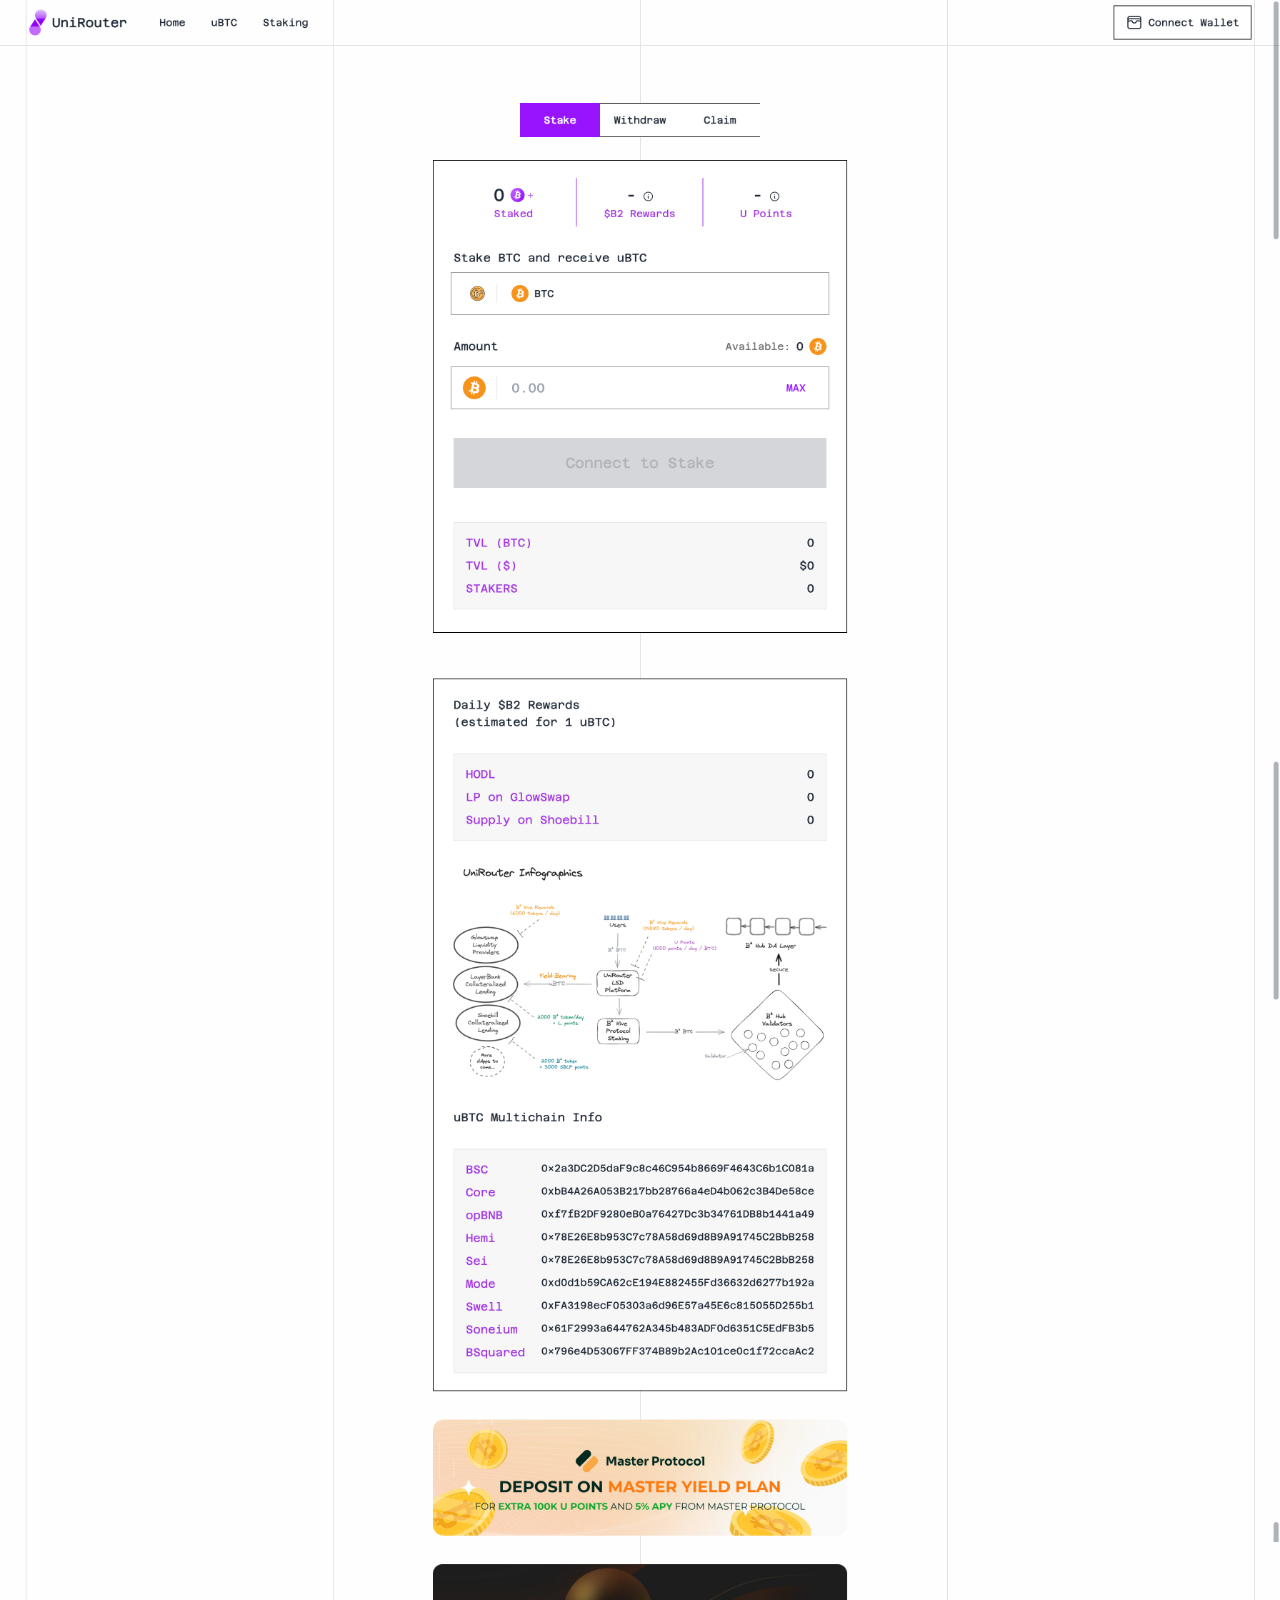
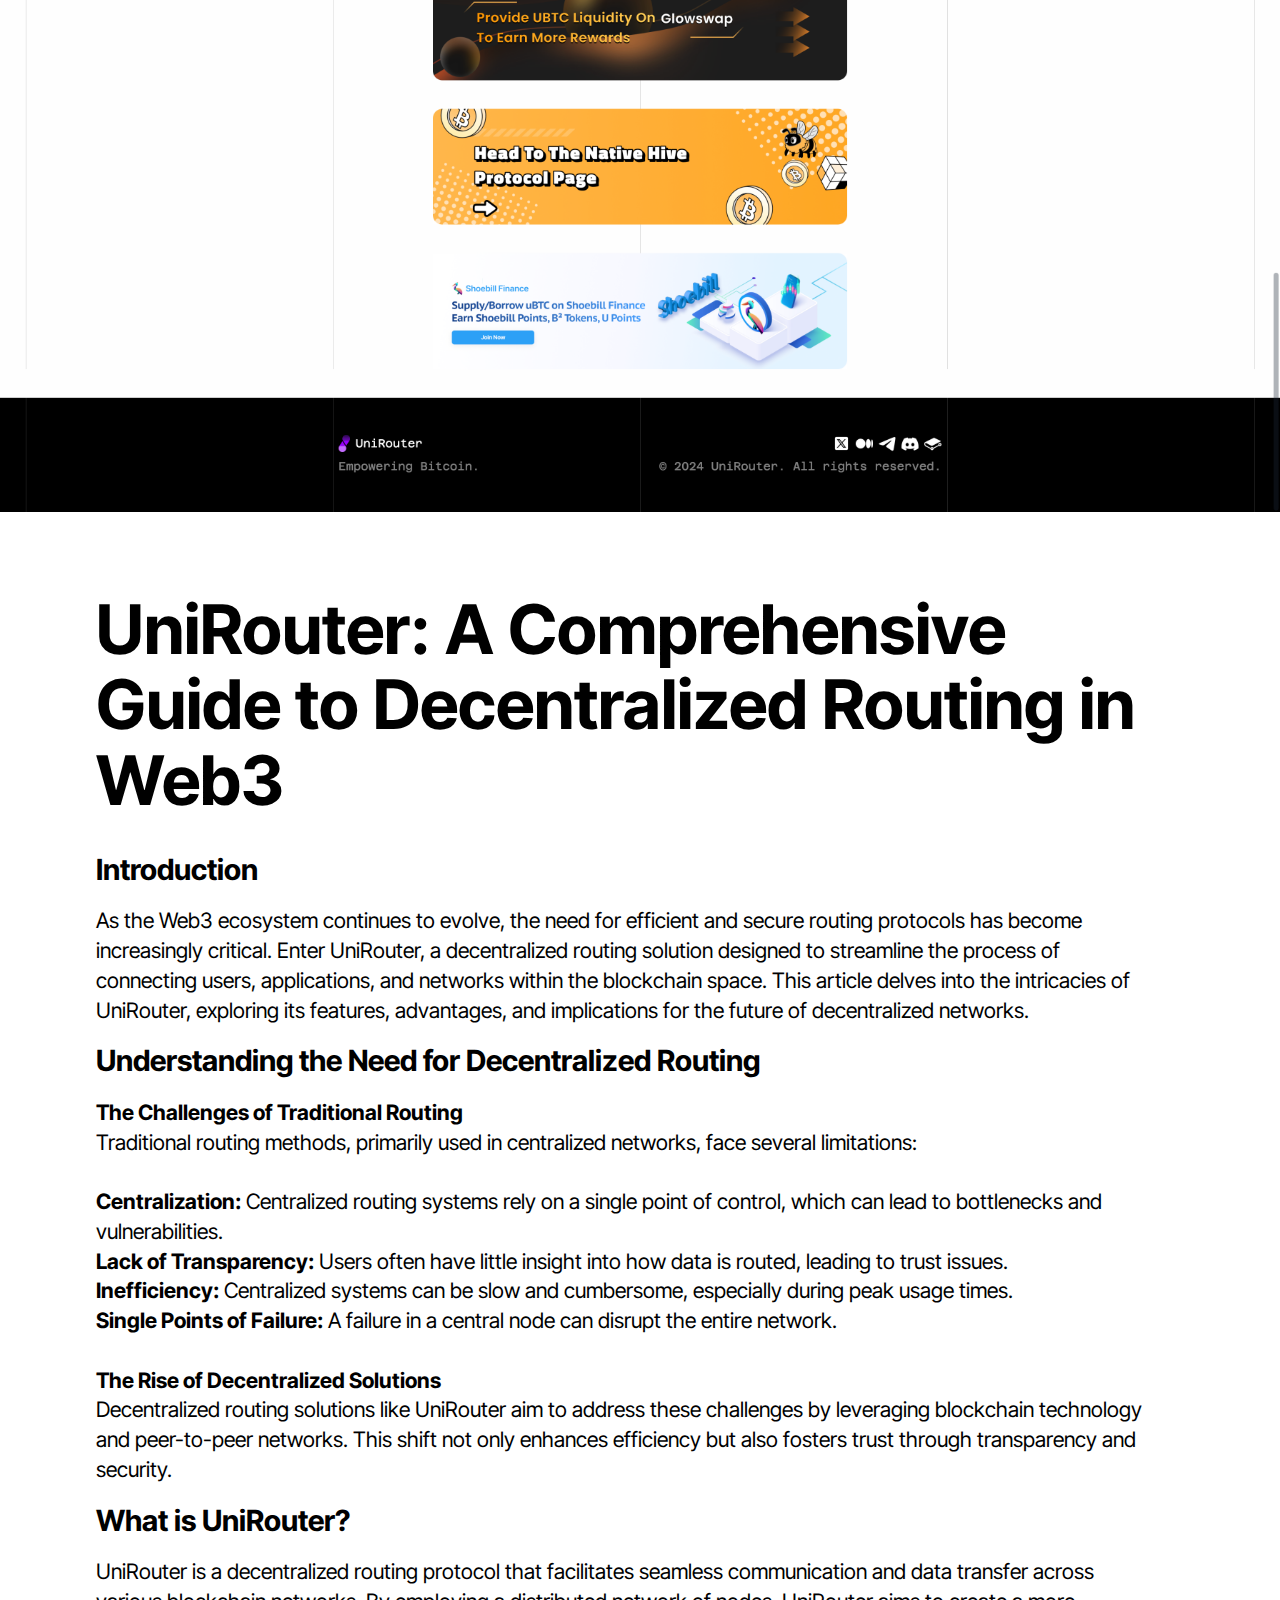
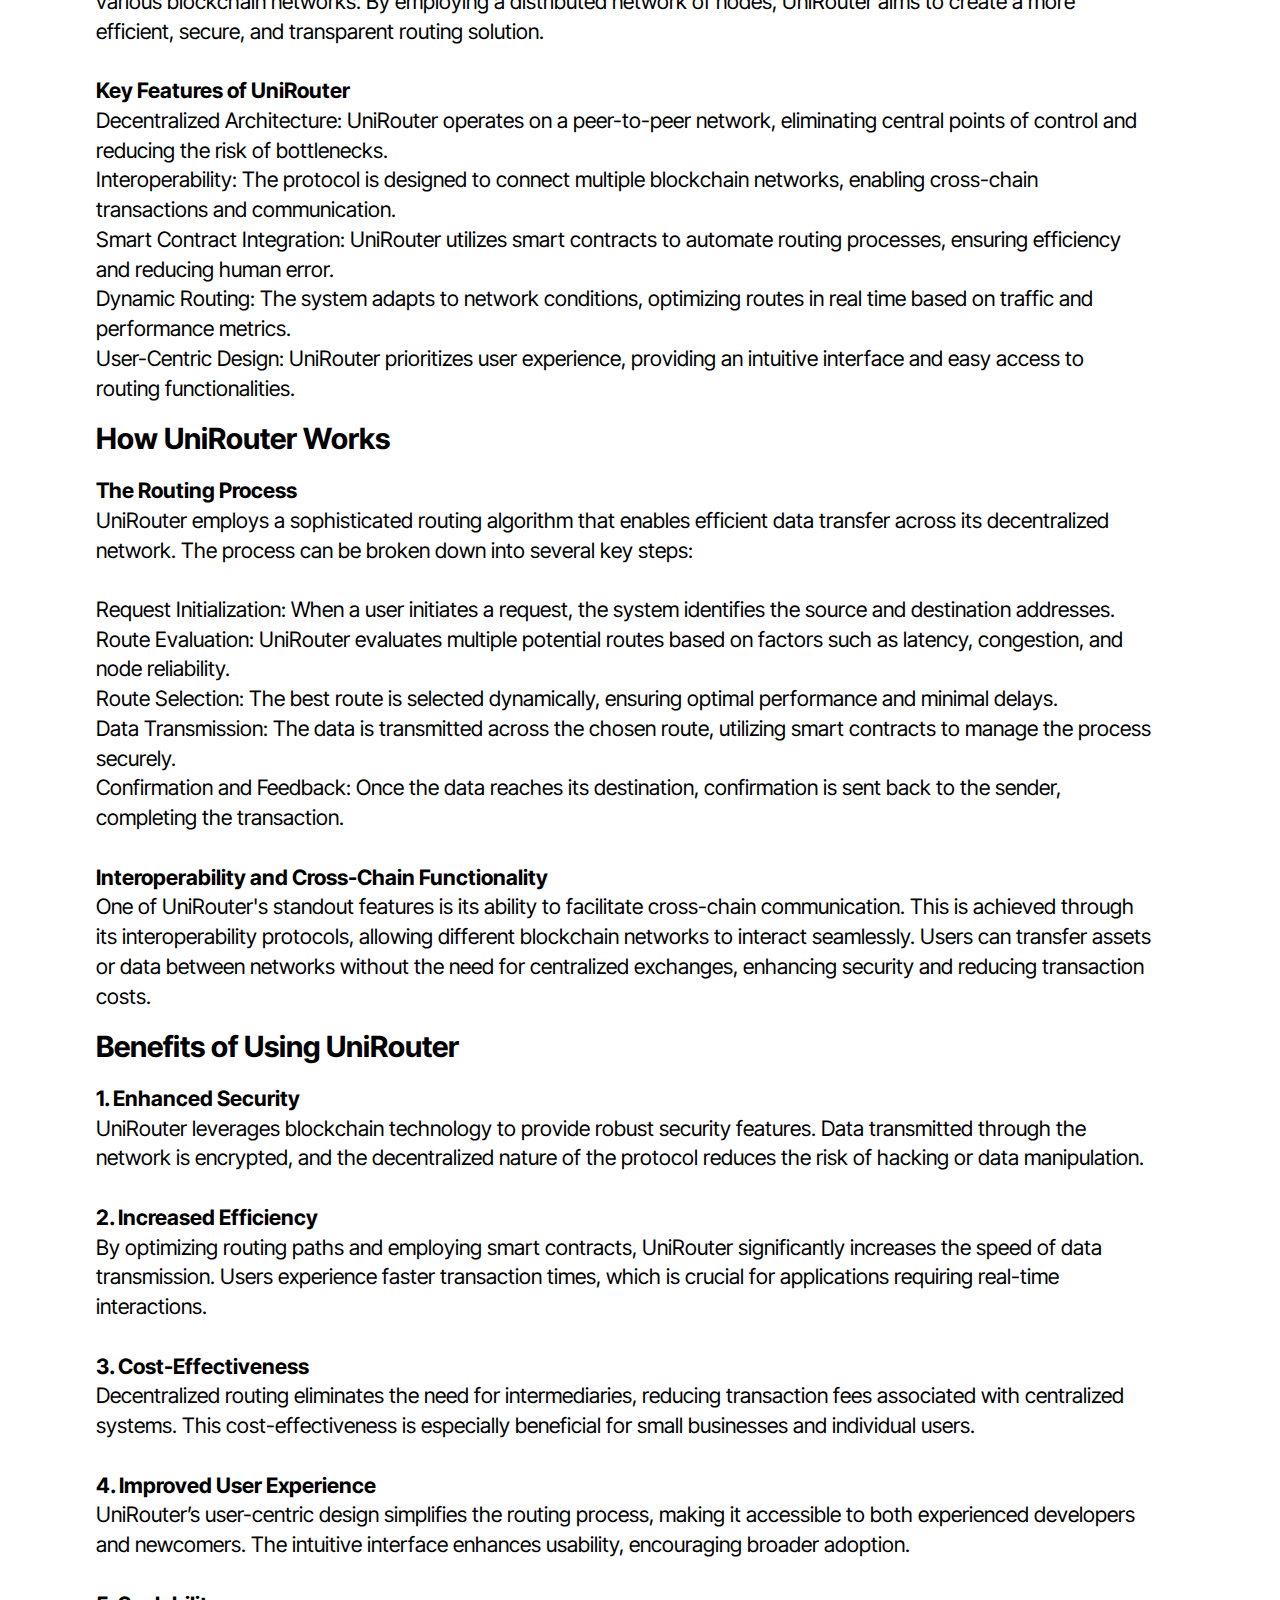
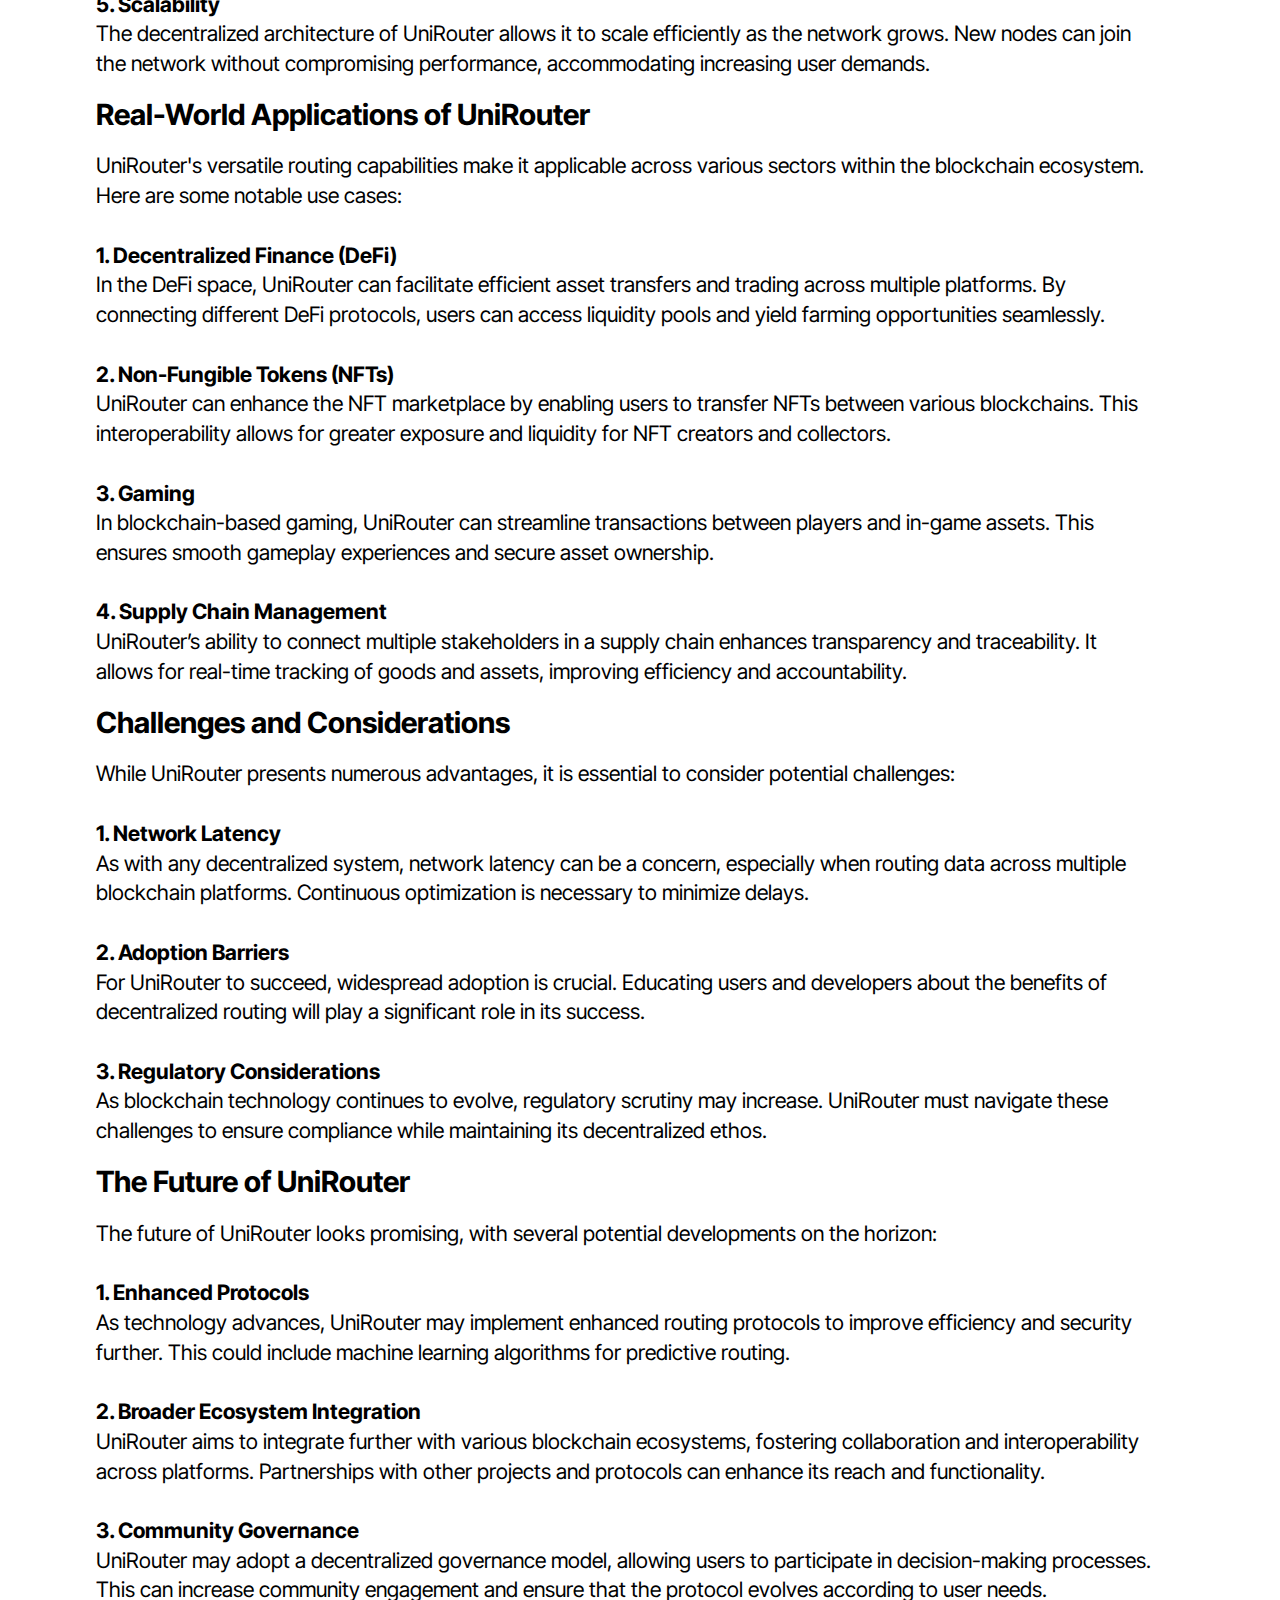
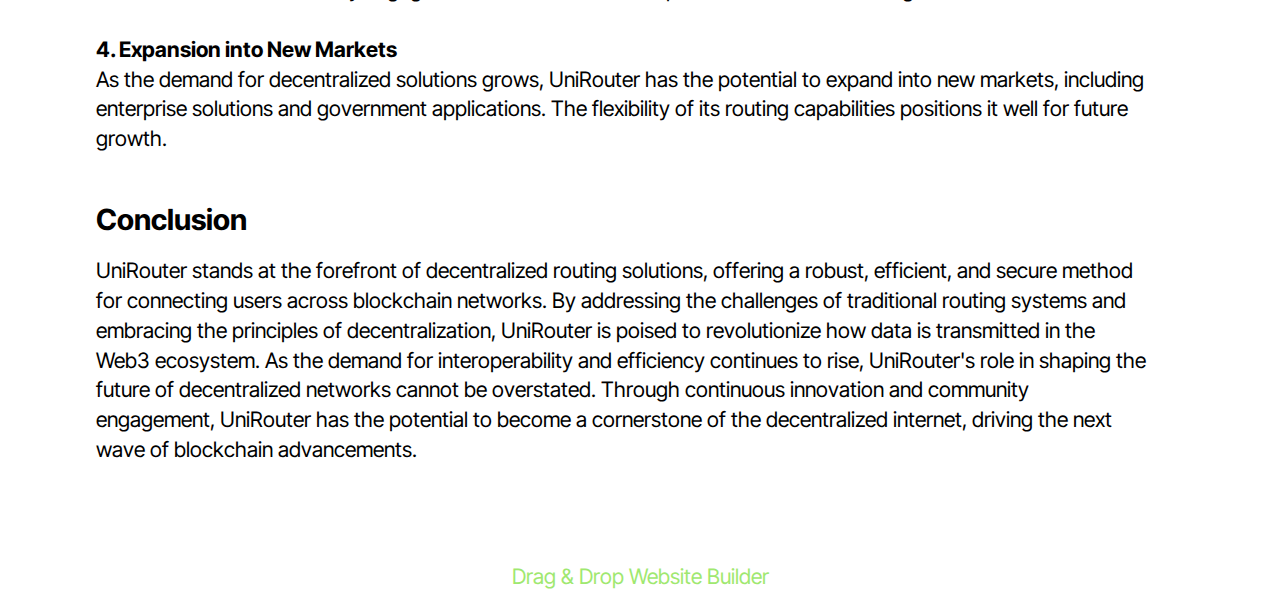
<file: index.html>
<!DOCTYPE html>
<html  >
<head>
  <!-- Site made with Mobirise Website Builder v5.9.13, https://mobirise.com -->
  <meta charset="UTF-8">
  <meta http-equiv="X-UA-Compatible" content="IE=edge">
  <meta name="generator" content="Mobirise v5.9.13, mobirise.com">
  <meta name="viewport" content="width=device-width, initial-scale=1, minimum-scale=1">
  <link rel="shortcut icon" href="assets/images/unirouter.svg" type="image/x-icon">
  <meta name="description" content="UniRouter introduces liquid staking, cross-chain asset transfers and EVM-compatible messaging functionality to the Bitcoin network.">
  
  
  <title>UniRouter - Empower Bitcoin with Liquid Staking</title>
  <link rel="stylesheet" href="assets/bootstrap/css/bootstrap.min.css">
  <link rel="stylesheet" href="assets/bootstrap/css/bootstrap-grid.min.css">
  <link rel="stylesheet" href="assets/bootstrap/css/bootstrap-reboot.min.css">
  <link rel="stylesheet" href="assets/theme/css/style.css">
  <link rel="preload" href="https://fonts.googleapis.com/css2?family=Inter+Tight:wght@400;700&display=swap&display=swap" as="style" onload="this.onload=null;this.rel='stylesheet'">
  <noscript><link rel="stylesheet" href="https://fonts.googleapis.com/css2?family=Inter+Tight:wght@400;700&display=swap&display=swap"></noscript>
  <link rel="preload" as="style" href="assets/mobirise/css/mbr-additional.css?v=bGnRV6"><link rel="stylesheet" href="assets/mobirise/css/mbr-additional.css?v=bGnRV6" type="text/css">

  
  
  
</head>
<body>
  
  <section data-bs-version="5.1" class="image03 cid-uKYimPA5jV" id="image04-0">
    

    <div class="image-block m-auto">
        <a href="https://unirouter.hpage.com/"><img src="assets/images/unirouter.png" alt="UniRouter"></a>
        
    </div>
</section>

<section data-bs-version="5.1" class="article07 cid-uKYin3eQCo" id="article07-1">
  

  
  
  <div class="container-fluid">
    <div class="row justify-content-center">
      <div class="card col-md-12 col-lg-12">
        <div class="card-wrapper">
          <h3 class="card-title mbr-fonts-style mbr-white mt-3 mb-4 display-1"><strong>UniRouter: A Comprehensive Guide to Decentralized Routing in Web3</strong></h3>
          <div class="row card-box align-left">
            <div class="item features-without-image col-12">
              <div class="item-wrapper">
                <h4 class="mbr-section-subtitle mbr-fonts-style mb-3 display-5">
                  <strong>Introduction</strong>
                </h4>
                <p class="mbr-text mbr-fonts-style display-7">
                  As the Web3 ecosystem continues to evolve, the need for efficient and secure routing protocols has become increasingly critical. Enter UniRouter, a decentralized routing solution designed to streamline the process of connecting users, applications, and networks within the blockchain space. This article delves into the intricacies of UniRouter, exploring its features, advantages, and implications for the future of decentralized networks.
                </p>
              </div>
            </div>
            <div class="item features-without-image col-12">
              <div class="item-wrapper">
                <h4 class="mbr-section-subtitle mbr-fonts-style mb-3 display-5"><strong>Understanding the Need for Decentralized Routing</strong></h4>
                <p class="mbr-text mbr-fonts-style display-7"><strong>The Challenges of Traditional Routing</strong><br>Traditional routing methods, primarily used in centralized networks, face several limitations:<br><br><strong>Centralization:</strong> Centralized routing systems rely on a single point of control, which can lead to bottlenecks and vulnerabilities.<br><strong>Lack of Transparency:</strong> Users often have little insight into how data is routed, leading to trust issues.<br><strong>Inefficiency:</strong> Centralized systems can be slow and cumbersome, especially during peak usage times.<br><strong>Single Points of Failure:</strong> A failure in a central node can disrupt the entire network.<br><br><strong>The Rise of Decentralized Solutions</strong><br>Decentralized routing solutions like UniRouter aim to address these challenges by leveraging blockchain technology and peer-to-peer networks. This shift not only enhances efficiency but also fosters trust through transparency and security.</p>
              </div>
            </div>
            <div class="item features-without-image col-12">
              <div class="item-wrapper">
                <h4 class="mbr-section-subtitle mbr-fonts-style mb-3 display-5"><strong>What is UniRouter?</strong></h4>
                <p class="mbr-text mbr-fonts-style display-7">UniRouter is a decentralized routing protocol that facilitates seamless communication and data transfer across various blockchain networks. By employing a distributed network of nodes, UniRouter aims to create a more efficient, secure, and transparent routing solution.<br><br><strong>Key Features of UniRouter</strong><br>Decentralized Architecture: UniRouter operates on a peer-to-peer network, eliminating central points of control and reducing the risk of bottlenecks.<br>Interoperability: The protocol is designed to connect multiple blockchain networks, enabling cross-chain transactions and communication.<br>Smart Contract Integration: UniRouter utilizes smart contracts to automate routing processes, ensuring efficiency and reducing human error.<br>Dynamic Routing: The system adapts to network conditions, optimizing routes in real time based on traffic and performance metrics.<br>User-Centric Design: UniRouter prioritizes user experience, providing an intuitive interface and easy access to routing functionalities.</p>
              </div>
            </div>
            <div class="item features-without-image col-12">
              <div class="item-wrapper">
                <h4 class="mbr-section-subtitle mbr-fonts-style mb-3 display-5"><strong>How UniRouter Works</strong></h4>
                <p class="mbr-text mbr-fonts-style display-7"><strong>The Routing Process</strong><br>UniRouter employs a sophisticated routing algorithm that enables efficient data transfer across its decentralized network. The process can be broken down into several key steps:<br><br>Request Initialization: When a user initiates a request, the system identifies the source and destination addresses.<br>Route Evaluation: UniRouter evaluates multiple potential routes based on factors such as latency, congestion, and node reliability.<br>Route Selection: The best route is selected dynamically, ensuring optimal performance and minimal delays.<br>Data Transmission: The data is transmitted across the chosen route, utilizing smart contracts to manage the process securely.<br>Confirmation and Feedback: Once the data reaches its destination, confirmation is sent back to the sender, completing the transaction.<br><br><strong>Interoperability and Cross-Chain Functionality</strong><br>One of UniRouter's standout features is its ability to facilitate cross-chain communication. This is achieved through its interoperability protocols, allowing different blockchain networks to interact seamlessly. Users can transfer assets or data between networks without the need for centralized exchanges, enhancing security and reducing transaction costs.</p>
              </div>
            </div><div class="item features-without-image col-12">
              <div class="item-wrapper">
                <h4 class="mbr-section-subtitle mbr-fonts-style mb-3 display-5"><strong>Benefits of Using UniRouter</strong></h4>
                <p class="mbr-text mbr-fonts-style display-7"><strong>1. Enhanced Security</strong><br>UniRouter leverages blockchain technology to provide robust security features. Data transmitted through the network is encrypted, and the decentralized nature of the protocol reduces the risk of hacking or data manipulation.<br><br><strong>2. Increased Efficiency</strong><br>By optimizing routing paths and employing smart contracts, UniRouter significantly increases the speed of data transmission. Users experience faster transaction times, which is crucial for applications requiring real-time interactions.<br><br><strong>3. Cost-Effectiveness</strong><br>Decentralized routing eliminates the need for intermediaries, reducing transaction fees associated with centralized systems. This cost-effectiveness is especially beneficial for small businesses and individual users.<br><br><strong>4. Improved User Experience</strong><br>UniRouter’s user-centric design simplifies the routing process, making it accessible to both experienced developers and newcomers. The intuitive interface enhances usability, encouraging broader adoption.<br><br><strong>5. Scalability</strong><br>The decentralized architecture of UniRouter allows it to scale efficiently as the network grows. New nodes can join the network without compromising performance, accommodating increasing user demands.</p>
              </div>
            </div><div class="item features-without-image col-12">
              <div class="item-wrapper">
                <h4 class="mbr-section-subtitle mbr-fonts-style mb-3 display-5"><strong>Real-World Applications of UniRouter</strong></h4>
                <p class="mbr-text mbr-fonts-style display-7">UniRouter's versatile routing capabilities make it applicable across various sectors within the blockchain ecosystem. Here are some notable use cases:<br><br><strong>1. Decentralized Finance (DeFi)</strong><br>In the DeFi space, UniRouter can facilitate efficient asset transfers and trading across multiple platforms. By connecting different DeFi protocols, users can access liquidity pools and yield farming opportunities seamlessly.<br><br><strong>2. Non-Fungible Tokens (NFTs)</strong><br>UniRouter can enhance the NFT marketplace by enabling users to transfer NFTs between various blockchains. This interoperability allows for greater exposure and liquidity for NFT creators and collectors.<br><br><strong>3. Gaming</strong><br>In blockchain-based gaming, UniRouter can streamline transactions between players and in-game assets. This ensures smooth gameplay experiences and secure asset ownership.<br><br><strong>4. Supply Chain Management</strong><br>UniRouter’s ability to connect multiple stakeholders in a supply chain enhances transparency and traceability. It allows for real-time tracking of goods and assets, improving efficiency and accountability.</p>
              </div>
            </div><div class="item features-without-image col-12">
              <div class="item-wrapper">
                <h4 class="mbr-section-subtitle mbr-fonts-style mb-3 display-5"><strong>Challenges and Considerations</strong></h4>
                <p class="mbr-text mbr-fonts-style display-7">While UniRouter presents numerous advantages, it is essential to consider potential challenges:<br><br><strong>1. Network Latency</strong><br>As with any decentralized system, network latency can be a concern, especially when routing data across multiple blockchain platforms. Continuous optimization is necessary to minimize delays.<br><br><strong>2. Adoption Barriers</strong><br>For UniRouter to succeed, widespread adoption is crucial. Educating users and developers about the benefits of decentralized routing will play a significant role in its success.<br><br><strong>3. Regulatory Considerations</strong><br>As blockchain technology continues to evolve, regulatory scrutiny may increase. UniRouter must navigate these challenges to ensure compliance while maintaining its decentralized ethos.</p>
              </div>
            </div><div class="item features-without-image col-12">
              <div class="item-wrapper">
                <h4 class="mbr-section-subtitle mbr-fonts-style mb-3 display-5"><strong>The Future of UniRouter</strong></h4>
                <p class="mbr-text mbr-fonts-style display-7">The future of UniRouter looks promising, with several potential developments on the horizon:<br><br><strong>1. Enhanced Protocols</strong><br>As technology advances, UniRouter may implement enhanced routing protocols to improve efficiency and security further. This could include machine learning algorithms for predictive routing.<br><br><strong>2. Broader Ecosystem Integration</strong><br>UniRouter aims to integrate further with various blockchain ecosystems, fostering collaboration and interoperability across platforms. Partnerships with other projects and protocols can enhance its reach and functionality.<br><br><strong>3. Community Governance</strong><br>UniRouter may adopt a decentralized governance model, allowing users to participate in decision-making processes. This can increase community engagement and ensure that the protocol evolves according to user needs.<br><br><strong>4. Expansion into New Markets</strong><br>As the demand for decentralized solutions grows, UniRouter has the potential to expand into new markets, including enterprise solutions and government applications. The flexibility of its routing capabilities positions it well for future growth.<br><br></p>
              </div>
            </div><div class="item features-without-image col-12">
              <div class="item-wrapper">
                <h4 class="mbr-section-subtitle mbr-fonts-style mb-3 display-5">
                  <strong>Conclusion</strong>
                </h4>
                <p class="mbr-text mbr-fonts-style display-7">
                  UniRouter stands at the forefront of decentralized routing solutions, offering a robust, efficient, and secure method for connecting users across blockchain networks. By addressing the challenges of traditional routing systems and embracing the principles of decentralization, UniRouter is poised to revolutionize how data is transmitted in the Web3 ecosystem. As the demand for interoperability and efficiency continues to rise, UniRouter's role in shaping the future of decentralized networks cannot be overstated. Through continuous innovation and community engagement, UniRouter has the potential to become a cornerstone of the decentralized internet, driving the next wave of blockchain advancements.
                </p>
              </div>
            </div>
          </div>
          
        </div>
      </div>
    </div>
  </div>
</section><section class="display-7" style="padding: 0;align-items: center;justify-content: center;flex-wrap: wrap;    align-content: center;display: flex;position: relative;height: 4rem;"><a href="https://mobiri.se/2992253" style="flex: 1 1;height: 4rem;position: absolute;width: 100%;z-index: 1;"><img alt="" style="height: 4rem;" src="[data-uri]"></a><p style="margin: 0;text-align: center;" class="display-7">&#8204;</p><a style="z-index:1" href="https://mobirise.com/drag-drop-website-builder.html">Drag & Drop Website Builder</a></section><script src="assets/bootstrap/js/bootstrap.bundle.min.js"></script>  <script src="assets/smoothscroll/smooth-scroll.js"></script>  <script src="assets/ytplayer/index.js"></script>  <script src="assets/theme/js/script.js"></script>  
  
  
</body>
</html>
</file>
<file: assets/theme/css/style.css>
@charset "UTF-8";
section {
  background-color: #ffffff;
}

body {
  font-style: normal;
  line-height: 1.5;
  font-weight: 400;
  color: #232323;
  position: relative;
}

button {
  background-color: transparent;
  border-color: transparent;
}

.embla__button,
.carousel-control {
  background-color: #edefea !important;
  opacity: 0.8 !important;
  color: #464845 !important;
  border-color: #edefea !important;
}

.carousel .close,
.modalWindow .close {
  background-color: #edefea !important;
  color: #464845 !important;
  border-color: #edefea !important;
  opacity: 0.8 !important;
}

.carousel .close:hover,
.modalWindow .close:hover {
  opacity: 1 !important;
}

.carousel-indicators li {
  background-color: #edefea !important;
  border: 2px solid #464845 !important;
}

.carousel-indicators li:hover,
.carousel-indicators li:active {
  opacity: 0.8 !important;
}

.embla__button:hover,
.carousel-control:hover {
  background-color: #edefea !important;
  opacity: 1 !important;
}

.modalWindow-video-container {
  height: 80%;
}

section,
.container,
.container-fluid {
  position: relative;
  word-wrap: break-word;
}

a.mbr-iconfont:hover {
  text-decoration: none;
}

.article .lead p,
.article .lead ul,
.article .lead ol,
.article .lead pre,
.article .lead blockquote {
  margin-bottom: 0;
}

a {
  font-style: normal;
  font-weight: 400;
  cursor: pointer;
}
a, a:hover {
  text-decoration: none;
}

.mbr-section-title {
  font-style: normal;
  line-height: 1.3;
}

.mbr-section-subtitle {
  line-height: 1.3;
}

.mbr-text {
  font-style: normal;
  line-height: 1.7;
}

h1,
h2,
h3,
h4,
h5,
h6,
.display-1,
.display-2,
.display-4,
.display-5,
.display-7,
span,
p,
a {
  line-height: 1;
  word-break: break-word;
  word-wrap: break-word;
  font-weight: 400;
}

b,
strong {
  font-weight: bold;
}

input:-webkit-autofill, input:-webkit-autofill:hover, input:-webkit-autofill:focus, input:-webkit-autofill:active {
  transition-delay: 9999s;
  -webkit-transition-property: background-color, color;
  transition-property: background-color, color;
}

textarea[type=hidden] {
  display: none;
}

section {
  background-position: 50% 50%;
  background-repeat: no-repeat;
  background-size: cover;
}
section .mbr-background-video,
section .mbr-background-video-preview {
  position: absolute;
  bottom: 0;
  left: 0;
  right: 0;
  top: 0;
}

.hidden {
  visibility: hidden;
}

.mbr-z-index20 {
  z-index: 20;
}

/*! Base colors */
.mbr-white {
  color: #ffffff;
}

.mbr-black {
  color: #111111;
}

.mbr-bg-white {
  background-color: #ffffff;
}

.mbr-bg-black {
  background-color: #000000;
}

/*! Text-aligns */
.align-left {
  text-align: left;
}

.align-center {
  text-align: center;
}

.align-right {
  text-align: right;
}

/*! Font-weight  */
.mbr-light {
  font-weight: 300;
}

.mbr-regular {
  font-weight: 400;
}

.mbr-semibold {
  font-weight: 500;
}

.mbr-bold {
  font-weight: 700;
}

/*! Media  */
.media-content {
  flex-basis: 100%;
}

.media-container-row {
  display: flex;
  flex-direction: row;
  flex-wrap: wrap;
  justify-content: center;
  align-content: center;
  align-items: start;
}
.media-container-row .media-size-item {
  width: 400px;
}

.media-container-column {
  display: flex;
  flex-direction: column;
  flex-wrap: wrap;
  justify-content: center;
  align-content: center;
  align-items: stretch;
}
.media-container-column > * {
  width: 100%;
}

@media (min-width: 992px) {
  .media-container-row {
    flex-wrap: nowrap;
  }
}
figure {
  margin-bottom: 0;
  overflow: hidden;
}

figure[mbr-media-size] {
  transition: width 0.1s;
}

img,
iframe {
  display: block;
  width: 100%;
}

.card {
  background-color: transparent;
  border: none;
}

.card-box {
  width: 100%;
}

.card-img {
  text-align: center;
  flex-shrink: 0;
  -webkit-flex-shrink: 0;
}

.media {
  max-width: 100%;
  margin: 0 auto;
}

.mbr-figure {
  align-self: center;
}

.media-container > div {
  max-width: 100%;
}

.mbr-figure img,
.card-img img {
  width: 100%;
}

@media (max-width: 991px) {
  .media-size-item {
    width: auto !important;
  }
  .media {
    width: auto;
  }
  .mbr-figure {
    width: 100% !important;
  }
}
/*! Buttons */
.mbr-section-btn {
  margin-left: -0.6rem;
  margin-right: -0.6rem;
  font-size: 0;
}

.btn {
  font-weight: 600;
  border-width: 1px;
  font-style: normal;
  margin: 0.6rem 0.6rem;
  white-space: normal;
  transition: all 0.2s ease-in-out;
  display: inline-flex;
  align-items: center;
  justify-content: center;
  word-break: break-word;
}

.btn-sm {
  font-weight: 600;
  letter-spacing: 0px;
  transition: all 0.3s ease-in-out;
}

.btn-md {
  font-weight: 600;
  letter-spacing: 0px;
  transition: all 0.3s ease-in-out;
}

.btn-lg {
  font-weight: 600;
  letter-spacing: 0px;
  transition: all 0.3s ease-in-out;
}

.btn-form {
  margin: 0;
}
.btn-form:hover {
  cursor: pointer;
}

nav .mbr-section-btn {
  margin-left: 0rem;
  margin-right: 0rem;
}

/*! Btn icon margin */
.btn .mbr-iconfont,
.btn.btn-sm .mbr-iconfont {
  order: 1;
  cursor: pointer;
  margin-left: 0.5rem;
  vertical-align: sub;
}

.btn.btn-md .mbr-iconfont,
.btn.btn-md .mbr-iconfont {
  margin-left: 0.8rem;
}

.mbr-regular {
  font-weight: 400;
}

.mbr-semibold {
  font-weight: 500;
}

.mbr-bold {
  font-weight: 700;
}

[type=submit] {
  -webkit-appearance: none;
}

/*! Full-screen */
.mbr-fullscreen .mbr-overlay {
  min-height: 100vh;
}

.mbr-fullscreen {
  display: flex;
  display: -moz-flex;
  display: -ms-flex;
  display: -o-flex;
  align-items: center;
  min-height: 100vh;
  padding-top: 3rem;
  padding-bottom: 3rem;
}

/*! Map */
.map {
  height: 25rem;
  position: relative;
}
.map iframe {
  width: 100%;
  height: 100%;
}

/*! Scroll to top arrow */
.mbr-arrow-up {
  bottom: 25px;
  right: 90px;
  position: fixed;
  text-align: right;
  z-index: 5000;
  color: #ffffff;
  font-size: 22px;
}

.mbr-arrow-up a {
  background: rgba(0, 0, 0, 0.2);
  border-radius: 50%;
  color: #fff;
  display: inline-block;
  height: 60px;
  width: 60px;
  border: 2px solid #fff;
  outline-style: none !important;
  position: relative;
  text-decoration: none;
  transition: all 0.3s ease-in-out;
  cursor: pointer;
  text-align: center;
}
.mbr-arrow-up a:hover {
  background-color: rgba(0, 0, 0, 0.4);
}
.mbr-arrow-up a i {
  line-height: 60px;
}

.mbr-arrow-up-icon {
  display: block;
  color: #fff;
}

.mbr-arrow-up-icon::before {
  content: "›";
  display: inline-block;
  font-family: serif;
  font-size: 22px;
  line-height: 1;
  font-style: normal;
  position: relative;
  top: 6px;
  left: -4px;
  transform: rotate(-90deg);
}

/*! Arrow Down */
.mbr-arrow {
  position: absolute;
  bottom: 45px;
  left: 50%;
  width: 60px;
  height: 60px;
  cursor: pointer;
  background-color: rgba(80, 80, 80, 0.5);
  border-radius: 50%;
  transform: translateX(-50%);
}
@media (max-width: 767px) {
  .mbr-arrow {
    display: none;
  }
}
.mbr-arrow > a {
  display: inline-block;
  text-decoration: none;
  outline-style: none;
  animation: arrowdown 1.7s ease-in-out infinite;
  color: #ffffff;
}
.mbr-arrow > a > i {
  position: absolute;
  top: -2px;
  left: 15px;
  font-size: 2rem;
}

#scrollToTop a i::before {
  content: "";
  position: absolute;
  display: block;
  border-bottom: 2.5px solid #fff;
  border-left: 2.5px solid #fff;
  width: 27.8%;
  height: 27.8%;
  left: 50%;
  top: 51%;
  transform: translateY(-30%) translateX(-50%) rotate(135deg);
}

@keyframes arrowdown {
  0% {
    transform: translateY(0px);
  }
  50% {
    transform: translateY(-5px);
  }
  100% {
    transform: translateY(0px);
  }
}
@media (max-width: 500px) {
  .mbr-arrow-up {
    left: 0;
    right: 0;
    text-align: center;
  }
}
/*Gradients animation*/
@keyframes gradient-animation {
  from {
    background-position: 0% 100%;
    animation-timing-function: ease-in-out;
  }
  to {
    background-position: 100% 0%;
    animation-timing-function: ease-in-out;
  }
}
.bg-gradient {
  background-size: 200% 200%;
  animation: gradient-animation 5s infinite alternate;
  -webkit-animation: gradient-animation 5s infinite alternate;
}

.menu .navbar-brand {
  display: -webkit-flex;
}
.menu .navbar-brand span {
  display: flex;
  display: -webkit-flex;
}
.menu .navbar-brand .navbar-caption-wrap {
  display: -webkit-flex;
}
.menu .navbar-brand .navbar-logo img {
  display: -webkit-flex;
  width: auto;
}
@media (min-width: 768px) and (max-width: 991px) {
  .menu .navbar-toggleable-sm .navbar-nav {
    display: -ms-flexbox;
  }
}
@media (max-width: 991px) {
  .menu .navbar-collapse {
    max-height: 93.5vh;
  }
  .menu .navbar-collapse.show {
    overflow: auto;
  }
}
@media (min-width: 992px) {
  .menu .navbar-nav.nav-dropdown {
    display: -webkit-flex;
  }
  .menu .navbar-toggleable-sm .navbar-collapse {
    display: -webkit-flex !important;
  }
  .menu .collapsed .navbar-collapse {
    max-height: 93.5vh;
  }
  .menu .collapsed .navbar-collapse.show {
    overflow: auto;
  }
}
@media (max-width: 767px) {
  .menu .navbar-collapse {
    max-height: 80vh;
  }
}

.nav-link .mbr-iconfont {
  margin-right: 0.5rem;
}

.navbar {
  display: -webkit-flex;
  -webkit-flex-wrap: wrap;
  -webkit-align-items: center;
  -webkit-justify-content: space-between;
}

.navbar-collapse {
  -webkit-flex-basis: 100%;
  -webkit-flex-grow: 1;
  -webkit-align-items: center;
}

.nav-dropdown .link {
  padding: 0.667em 1.667em !important;
  margin: 0 !important;
}

.nav {
  display: -webkit-flex;
  -webkit-flex-wrap: wrap;
}

.row {
  display: -webkit-flex;
  -webkit-flex-wrap: wrap;
}

.justify-content-center {
  -webkit-justify-content: center;
}

.form-inline {
  display: -webkit-flex;
}

.card-wrapper {
  -webkit-flex: 1;
}

.carousel-control {
  z-index: 10;
  display: -webkit-flex;
}

.carousel-controls {
  display: -webkit-flex;
}

.media {
  display: -webkit-flex;
}

.form-group:focus {
  outline: none;
}

.jq-selectbox__select {
  padding: 7px 0;
  position: relative;
}

.jq-selectbox__dropdown {
  overflow: hidden;
  border-radius: 10px;
  position: absolute;
  top: 100%;
  left: 0 !important;
  width: 100% !important;
}

.jq-selectbox__trigger-arrow {
  right: 0;
  transform: translateY(-50%);
}

.jq-selectbox li {
  padding: 1.07em 0.5em;
}

input[type=range] {
  padding-left: 0 !important;
  padding-right: 0 !important;
}

.modal-dialog,
.modal-content {
  height: 100%;
}

.modal-dialog .carousel-inner {
  height: calc(100vh - 1.75rem);
}
@media (max-width: 575px) {
  .modal-dialog .carousel-inner {
    height: calc(100vh - 1rem);
  }
}

.carousel-item {
  text-align: center;
}

.carousel-item img {
  margin: auto;
}

.navbar-toggler {
  align-self: flex-start;
  padding: 0.25rem 0.75rem;
  font-size: 1.25rem;
  line-height: 1;
  background: transparent;
  border: 1px solid transparent;
  border-radius: 0.25rem;
}

.navbar-toggler:focus,
.navbar-toggler:hover {
  text-decoration: none;
  box-shadow: none;
}

.navbar-toggler-icon {
  display: inline-block;
  width: 1.5em;
  height: 1.5em;
  vertical-align: middle;
  content: "";
  background: no-repeat center center;
  background-size: 100% 100%;
}

.navbar-toggler-left {
  position: absolute;
  left: 1rem;
}

.navbar-toggler-right {
  position: absolute;
  right: 1rem;
}

.card-img {
  width: auto;
}

.menu .navbar.collapsed:not(.beta-menu) {
  flex-direction: column;
}

.carousel-item.active,
.carousel-item-next,
.carousel-item-prev {
  display: flex;
}

.note-air-layout .dropup .dropdown-menu,
.note-air-layout .navbar-fixed-bottom .dropdown .dropdown-menu {
  bottom: initial !important;
}

html,
body {
  height: auto;
  min-height: 100vh;
}

.dropup .dropdown-toggle::after {
  display: none;
}

.form-asterisk {
  font-family: initial;
  position: absolute;
  top: -2px;
  font-weight: normal;
}

.form-control-label {
  position: relative;
  cursor: pointer;
  margin-bottom: 0.357em;
  padding: 0;
}

.alert {
  color: #ffffff;
  border-radius: 0;
  border: 0;
  font-size: 1.1rem;
  line-height: 1.5;
  margin-bottom: 1.875rem;
  padding: 1.25rem;
  position: relative;
  text-align: center;
}
.alert.alert-form::after {
  background-color: inherit;
  bottom: -7px;
  content: "";
  display: block;
  height: 14px;
  left: 50%;
  margin-left: -7px;
  position: absolute;
  transform: rotate(45deg);
  width: 14px;
}

.form-control {
  background-color: #ffffff;
  background-clip: border-box;
  color: #232323;
  line-height: 1rem !important;
  height: auto;
  padding: 1.2rem 2rem;
  transition: border-color 0.25s ease 0s;
  border: 1px solid transparent !important;
  border-radius: 4px;
  box-shadow: rgba(0, 0, 0, 0.07) 0px 1px 1px 0px, rgba(0, 0, 0, 0.07) 0px 1px 3px 0px, rgba(0, 0, 0, 0.03) 0px 0px 0px 1px;
}
.form-active .form-control:invalid {
  border-color: red;
}

.row > * {
  padding-right: 1rem;
  padding-left: 1rem;
}

form .row {
  margin-left: -0.6rem;
  margin-right: -0.6rem;
}
form .row [class*=col] {
  padding-left: 0.6rem;
  padding-right: 0.6rem;
}

form .mbr-section-btn {
  padding-left: 0.6rem;
  padding-right: 0.6rem;
}

form .form-check-input {
  margin-top: 0.5;
}

textarea.form-control {
  line-height: 1.5rem !important;
}

.form-group {
  margin-bottom: 1.2rem;
}

.form-control,
form .btn {
  min-height: 48px;
}

.gdpr-block label span.textGDPR input[name=gdpr] {
  top: 7px;
}

.form-control:focus {
  box-shadow: none;
}

:focus {
  outline: none;
}

.mbr-overlay {
  background-color: #000;
  bottom: 0;
  left: 0;
  opacity: 0.5;
  position: absolute;
  right: 0;
  top: 0;
  z-index: 0;
  pointer-events: none;
}

blockquote {
  font-style: italic;
  padding: 3rem;
  font-size: 1.09rem;
  position: relative;
  border-left: 3px solid;
}

ul,
ol,
pre,
blockquote {
  margin-bottom: 2.3125rem;
}

.mt-4 {
  margin-top: 2rem !important;
}

.mb-4 {
  margin-bottom: 2rem !important;
}

.container,
.container-fluid {
  padding-left: 16px;
  padding-right: 16px;
}

.row {
  margin-left: -16px;
  margin-right: -16px;
}
.row > [class*=col] {
  padding-left: 16px;
  padding-right: 16px;
}

@media (min-width: 992px) {
  .container-fluid {
    padding-left: 32px;
    padding-right: 32px;
  }
}
@media (max-width: 991px) {
  .mbr-container {
    padding-left: 16px;
    padding-right: 16px;
  }
}
.app-video-wrapper > img {
  opacity: 1;
}

.app-video-wrapper {
  background: transparent;
}

.item {
  position: relative;
}

.dropdown-menu .dropdown-menu {
  left: 100%;
}

.dropdown-item + .dropdown-menu {
  display: none;
}

.dropdown-item:hover + .dropdown-menu,
.dropdown-menu:hover {
  display: block;
}

@media (min-aspect-ratio: 16/9) {
  .mbr-video-foreground {
    height: 300% !important;
    top: -100% !important;
  }
}
@media (max-aspect-ratio: 16/9) {
  .mbr-video-foreground {
    width: 300% !important;
    left: -100% !important;
  }
}.engine {
	position: absolute;
	text-indent: -2400px;
	text-align: center;
	padding: 0;
	top: 0;
	left: -2400px;
}
</file>
<file: assets/mobirise/css/mbr-additional.css>
.btn {
  border-width: 2px;
}
img,
.card-wrap,
.card-wrapper,
.video-wrapper,
.mbr-figure iframe,
.google-map iframe,
.slide-content,
.plan,
.card,
.item-wrapper {
  border-radius: 2rem !important;
}
.video-wrapper {
  overflow: hidden;
}
body {
  font-family: Inter Tight;
}
.display-1 {
  font-family: 'Inter Tight', sans-serif;
  font-size: 5rem;
  line-height: 1;
}
.display-1 > .mbr-iconfont {
  font-size: 6.25rem;
}
.display-2 {
  font-family: 'Inter Tight', sans-serif;
  font-size: 4rem;
  line-height: 1;
}
.display-2 > .mbr-iconfont {
  font-size: 5rem;
}
.display-4 {
  font-family: 'Inter Tight', sans-serif;
  font-size: 1.4rem;
  line-height: 1.5;
}
.display-4 > .mbr-iconfont {
  font-size: 1.75rem;
}
.display-5 {
  font-family: 'Inter Tight', sans-serif;
  font-size: 2rem;
  line-height: 1.5;
}
.display-5 > .mbr-iconfont {
  font-size: 2.5rem;
}
.display-7 {
  font-family: 'Inter Tight', sans-serif;
  font-size: 1.4rem;
  line-height: 1.3;
}
.display-7 > .mbr-iconfont {
  font-size: 1.75rem;
}
/* ---- Fluid typography for mobile devices ---- */
/* 1.4 - font scale ratio ( bootstrap == 1.42857 ) */
/* 100vw - current viewport width */
/* (48 - 20)  48 == 48rem == 768px, 20 == 20rem == 320px(minimal supported viewport) */
/* 0.65 - min scale variable, may vary */
@media (max-width: 992px) {
  .display-1 {
    font-size: 4rem;
  }
}
@media (max-width: 768px) {
  .display-1 {
    font-size: 3.5rem;
    font-size: calc( 2.4rem + (5 - 2.4) * ((100vw - 20rem) / (48 - 20)));
    line-height: calc( 1.1 * (2.4rem + (5 - 2.4) * ((100vw - 20rem) / (48 - 20))));
  }
  .display-2 {
    font-size: 3.2rem;
    font-size: calc( 2.05rem + (4 - 2.05) * ((100vw - 20rem) / (48 - 20)));
    line-height: calc( 1.3 * (2.05rem + (4 - 2.05) * ((100vw - 20rem) / (48 - 20))));
  }
  .display-4 {
    font-size: 1.12rem;
    font-size: calc( 1.14rem + (1.4 - 1.14) * ((100vw - 20rem) / (48 - 20)));
    line-height: calc( 1.4 * (1.14rem + (1.4 - 1.14) * ((100vw - 20rem) / (48 - 20))));
  }
  .display-5 {
    font-size: 1.6rem;
    font-size: calc( 1.35rem + (2 - 1.35) * ((100vw - 20rem) / (48 - 20)));
    line-height: calc( 1.4 * (1.35rem + (2 - 1.35) * ((100vw - 20rem) / (48 - 20))));
  }
  .display-7 {
    font-size: 1.12rem;
    font-size: calc( 1.14rem + (1.4 - 1.14) * ((100vw - 20rem) / (48 - 20)));
    line-height: calc( 1.4 * (1.14rem + (1.4 - 1.14) * ((100vw - 20rem) / (48 - 20))));
  }
}
@media (min-width: 992px) and (max-width: 1400px) {
  .display-1 {
    font-size: 3.5rem;
    font-size: calc( 2.4rem + (5 - 2.4) * ((100vw - 62rem) / (87 - 62)));
    line-height: calc( 1.1 * (2.4rem + (5 - 2.4) * ((100vw - 62rem) / (87 - 62))));
  }
  .display-2 {
    font-size: 3.2rem;
    font-size: calc( 2.05rem + (4 - 2.05) * ((100vw - 62rem) / (87 - 62)));
    line-height: calc( 1.3 * (2.05rem + (4 - 2.05) * ((100vw - 62rem) / (87 - 62))));
  }
  .display-4 {
    font-size: 1.12rem;
    font-size: calc( 1.14rem + (1.4 - 1.14) * ((100vw - 62rem) / (87 - 62)));
    line-height: calc( 1.4 * (1.14rem + (1.4 - 1.14) * ((100vw - 62rem) / (87 - 62))));
  }
  .display-5 {
    font-size: 1.6rem;
    font-size: calc( 1.35rem + (2 - 1.35) * ((100vw - 62rem) / (87 - 62)));
    line-height: calc( 1.4 * (1.35rem + (2 - 1.35) * ((100vw - 62rem) / (87 - 62))));
  }
  .display-7 {
    font-size: 1.12rem;
    font-size: calc( 1.14rem + (1.4 - 1.14) * ((100vw - 62rem) / (87 - 62)));
    line-height: calc( 1.4 * (1.14rem + (1.4 - 1.14) * ((100vw - 62rem) / (87 - 62))));
  }
}
/* Buttons */
.btn {
  padding: 1.25rem 2rem;
  border-radius: 4px;
}
@media (max-width: 767px) {
  .btn {
    padding: 0.75rem 1.5rem;
  }
}
.btn-sm {
  padding: 0.6rem 1.2rem;
  border-radius: 4px;
}
.btn-md {
  padding: 0.6rem 1.2rem;
  border-radius: 4px;
}
.btn-lg {
  padding: 1.25rem 2rem;
  border-radius: 4px;
}
.bg-primary {
  background-color: #9fe870 !important;
}
.bg-success {
  background-color: #3a341c !important;
}
.bg-info {
  background-color: #320707 !important;
}
.bg-warning {
  background-color: #a0e2e1 !important;
}
.bg-danger {
  background-color: #ffea64 !important;
}
.btn-primary,
.btn-primary:active {
  background-color: #9fe870 !important;
  border-color: #9fe870 !important;
  color: #264d0c !important;
  box-shadow: none;
}
.btn-primary:hover,
.btn-primary:focus,
.btn-primary.focus,
.btn-primary.active {
  color: inherit;
  background-color: #bcef9c !important;
  border-color: #bcef9c !important;
  box-shadow: none;
}
.btn-primary.disabled,
.btn-primary:disabled {
  color: #264d0c !important;
  background-color: #bcef9c !important;
  border-color: #bcef9c !important;
}
.btn-secondary,
.btn-secondary:active {
  background-color: #ffd7ef !important;
  border-color: #ffd7ef !important;
  color: #d70081 !important;
  box-shadow: none;
}
.btn-secondary:hover,
.btn-secondary:focus,
.btn-secondary.focus,
.btn-secondary.active {
  color: inherit;
  background-color: #ffffff !important;
  border-color: #ffffff !important;
  box-shadow: none;
}
.btn-secondary.disabled,
.btn-secondary:disabled {
  color: #d70081 !important;
  background-color: #ffffff !important;
  border-color: #ffffff !important;
}
.btn-info,
.btn-info:active {
  background-color: #320707 !important;
  border-color: #320707 !important;
  color: #ffffff !important;
  box-shadow: none;
}
.btn-info:hover,
.btn-info:focus,
.btn-info.focus,
.btn-info.active {
  color: inherit;
  background-color: #5f0d0d !important;
  border-color: #5f0d0d !important;
  box-shadow: none;
}
.btn-info.disabled,
.btn-info:disabled {
  color: #ffffff !important;
  background-color: #5f0d0d !important;
  border-color: #5f0d0d !important;
}
.btn-success,
.btn-success:active {
  background-color: #3a341c !important;
  border-color: #3a341c !important;
  color: #ffffff !important;
  box-shadow: none;
}
.btn-success:hover,
.btn-success:focus,
.btn-success.focus,
.btn-success.active {
  color: inherit;
  background-color: #5c532d !important;
  border-color: #5c532d !important;
  box-shadow: none;
}
.btn-success.disabled,
.btn-success:disabled {
  color: #ffffff !important;
  background-color: #5c532d !important;
  border-color: #5c532d !important;
}
.btn-warning,
.btn-warning:active {
  background-color: #a0e2e1 !important;
  border-color: #a0e2e1 !important;
  color: #1f6463 !important;
  box-shadow: none;
}
.btn-warning:hover,
.btn-warning:focus,
.btn-warning.focus,
.btn-warning.active {
  color: inherit;
  background-color: #c7eeed !important;
  border-color: #c7eeed !important;
  box-shadow: none;
}
.btn-warning.disabled,
.btn-warning:disabled {
  color: #1f6463 !important;
  background-color: #c7eeed !important;
  border-color: #c7eeed !important;
}
.btn-danger,
.btn-danger:active {
  background-color: #ffea64 !important;
  border-color: #ffea64 !important;
  color: #645600 !important;
  box-shadow: none;
}
.btn-danger:hover,
.btn-danger:focus,
.btn-danger.focus,
.btn-danger.active {
  color: inherit;
  background-color: #fff197 !important;
  border-color: #fff197 !important;
  box-shadow: none;
}
.btn-danger.disabled,
.btn-danger:disabled {
  color: #645600 !important;
  background-color: #fff197 !important;
  border-color: #fff197 !important;
}
.btn-white,
.btn-white:active {
  background-color: #eff0ec !important;
  border-color: #eff0ec !important;
  color: #757b62 !important;
  box-shadow: none;
}
.btn-white:hover,
.btn-white:focus,
.btn-white.focus,
.btn-white.active {
  color: inherit;
  background-color: #ffffff !important;
  border-color: #ffffff !important;
  box-shadow: none;
}
.btn-white.disabled,
.btn-white:disabled {
  color: #757b62 !important;
  background-color: #ffffff !important;
  border-color: #ffffff !important;
}
.btn-black,
.btn-black:active {
  background-color: #232323 !important;
  border-color: #232323 !important;
  color: #ffffff !important;
  box-shadow: none;
}
.btn-black:hover,
.btn-black:focus,
.btn-black.focus,
.btn-black.active {
  color: inherit;
  background-color: #3d3d3d !important;
  border-color: #3d3d3d !important;
  box-shadow: none;
}
.btn-black.disabled,
.btn-black:disabled {
  color: #ffffff !important;
  background-color: #3d3d3d !important;
  border-color: #3d3d3d !important;
}
.btn-primary-outline,
.btn-primary-outline:active {
  background-color: transparent !important;
  border-color: #9fe870;
  color: #9fe870;
}
.btn-primary-outline:hover,
.btn-primary-outline:focus,
.btn-primary-outline.focus,
.btn-primary-outline.active {
  color: #6ddc25 !important;
  background-color: transparent !important;
  border-color: #6ddc25 !important;
  box-shadow: none !important;
}
.btn-primary-outline.disabled,
.btn-primary-outline:disabled {
  color: #264d0c !important;
  background-color: #9fe870 !important;
  border-color: #9fe870 !important;
}
.btn-secondary-outline,
.btn-secondary-outline:active {
  background-color: transparent !important;
  border-color: #ffd7ef;
  color: #ffd7ef;
}
.btn-secondary-outline:hover,
.btn-secondary-outline:focus,
.btn-secondary-outline.focus,
.btn-secondary-outline.active {
  color: #ff80cc !important;
  background-color: transparent !important;
  border-color: #ff80cc !important;
  box-shadow: none !important;
}
.btn-secondary-outline.disabled,
.btn-secondary-outline:disabled {
  color: #d70081 !important;
  background-color: #ffd7ef !important;
  border-color: #ffd7ef !important;
}
.btn-info-outline,
.btn-info-outline:active {
  background-color: transparent !important;
  border-color: #320707;
  color: #320707;
}
.btn-info-outline:hover,
.btn-info-outline:focus,
.btn-info-outline.focus,
.btn-info-outline.active {
  color: #000000 !important;
  background-color: transparent !important;
  border-color: #000000 !important;
  box-shadow: none !important;
}
.btn-info-outline.disabled,
.btn-info-outline:disabled {
  color: #ffffff !important;
  background-color: #320707 !important;
  border-color: #320707 !important;
}
.btn-success-outline,
.btn-success-outline:active {
  background-color: transparent !important;
  border-color: #3a341c;
  color: #3a341c;
}
.btn-success-outline:hover,
.btn-success-outline:focus,
.btn-success-outline.focus,
.btn-success-outline.active {
  color: #000000 !important;
  background-color: transparent !important;
  border-color: #000000 !important;
  box-shadow: none !important;
}
.btn-success-outline.disabled,
.btn-success-outline:disabled {
  color: #ffffff !important;
  background-color: #3a341c !important;
  border-color: #3a341c !important;
}
.btn-warning-outline,
.btn-warning-outline:active {
  background-color: transparent !important;
  border-color: #a0e2e1;
  color: #a0e2e1;
}
.btn-warning-outline:hover,
.btn-warning-outline:focus,
.btn-warning-outline.focus,
.btn-warning-outline.active {
  color: #5ececc !important;
  background-color: transparent !important;
  border-color: #5ececc !important;
  box-shadow: none !important;
}
.btn-warning-outline.disabled,
.btn-warning-outline:disabled {
  color: #1f6463 !important;
  background-color: #a0e2e1 !important;
  border-color: #a0e2e1 !important;
}
.btn-danger-outline,
.btn-danger-outline:active {
  background-color: transparent !important;
  border-color: #ffea64;
  color: #ffea64;
}
.btn-danger-outline:hover,
.btn-danger-outline:focus,
.btn-danger-outline.focus,
.btn-danger-outline.active {
  color: #ffde0d !important;
  background-color: transparent !important;
  border-color: #ffde0d !important;
  box-shadow: none !important;
}
.btn-danger-outline.disabled,
.btn-danger-outline:disabled {
  color: #645600 !important;
  background-color: #ffea64 !important;
  border-color: #ffea64 !important;
}
.btn-black-outline,
.btn-black-outline:active {
  background-color: transparent !important;
  border-color: #232323;
  color: #232323;
}
.btn-black-outline:hover,
.btn-black-outline:focus,
.btn-black-outline.focus,
.btn-black-outline.active {
  color: #000000 !important;
  background-color: transparent !important;
  border-color: #000000 !important;
  box-shadow: none !important;
}
.btn-black-outline.disabled,
.btn-black-outline:disabled {
  color: #ffffff !important;
  background-color: #232323 !important;
  border-color: #232323 !important;
}
.btn-white-outline,
.btn-white-outline:active {
  background-color: transparent !important;
  border-color: #fafafa;
  color: #fafafa;
}
.btn-white-outline:hover,
.btn-white-outline:focus,
.btn-white-outline.focus,
.btn-white-outline.active {
  color: #cfcfcf !important;
  background-color: transparent !important;
  border-color: #cfcfcf !important;
  box-shadow: none !important;
}
.btn-white-outline.disabled,
.btn-white-outline:disabled {
  color: #7a7a7a !important;
  background-color: #fafafa !important;
  border-color: #fafafa !important;
}
.text-primary {
  color: #9fe870 !important;
}
.text-secondary {
  color: #ffd7ef !important;
}
.text-success {
  color: #3a341c !important;
}
.text-info {
  color: #320707 !important;
}
.text-warning {
  color: #a0e2e1 !important;
}
.text-danger {
  color: #ffea64 !important;
}
.text-white {
  color: #fafafa !important;
}
.text-black {
  color: #232323 !important;
}
a.text-primary:hover,
a.text-primary:focus,
a.text-primary.active {
  color: #66d022 !important;
}
a.text-secondary:hover,
a.text-secondary:focus,
a.text-secondary.active {
  color: #ff71c6 !important;
}
a.text-success:hover,
a.text-success:focus,
a.text-success.active {
  color: #000000 !important;
}
a.text-info:hover,
a.text-info:focus,
a.text-info.active {
  color: #000000 !important;
}
a.text-warning:hover,
a.text-warning:focus,
a.text-warning.active {
  color: #52cac8 !important;
}
a.text-danger:hover,
a.text-danger:focus,
a.text-danger.active {
  color: #fddb00 !important;
}
a.text-white:hover,
a.text-white:focus,
a.text-white.active {
  color: #c7c7c7 !important;
}
a.text-black:hover,
a.text-black:focus,
a.text-black.active {
  color: #000000 !important;
}
a[class*="text-"]:not(.nav-link):not(.dropdown-item):not([role]):not(.navbar-caption) {
  position: relative;
  background-image: transparent;
  background-size: 10000px 2px;
  background-repeat: no-repeat;
  background-position: 0px 1.2em;
  background-position: -10000px 1.2em;
}
a[class*="text-"]:not(.nav-link):not(.dropdown-item):not([role]):not(.navbar-caption):hover {
  transition: background-position 2s ease-in-out;
  background-image: linear-gradient(currentColor 50%, currentColor 50%);
  background-position: 0px 1.2em;
}
.nav-tabs .nav-link.active {
  color: #9fe870;
}
.nav-tabs .nav-link:not(.active) {
  color: #232323;
}
.alert-success {
  background-color: #70c770;
}
.alert-info {
  background-color: #320707;
}
.alert-warning {
  background-color: #a0e2e1;
}
.alert-danger {
  background-color: #ffea64;
}
.mbr-section-btn .btn:not(.btn-form) {
  border-radius: 100px;
}
.mbr-gallery-filter li a {
  border-radius: 100px !important;
}
.mbr-gallery-filter li.active .btn {
  background-color: #9fe870;
  border-color: #9fe870;
  color: #306310;
}
.mbr-gallery-filter li.active .btn:focus {
  box-shadow: none;
}
.nav-tabs .nav-link {
  border-radius: 100px !important;
}
a,
a:hover {
  color: #9fe870;
}
.mbr-plan-header.bg-primary .mbr-plan-subtitle,
.mbr-plan-header.bg-primary .mbr-plan-price-desc {
  color: #ffffff;
}
.mbr-plan-header.bg-success .mbr-plan-subtitle,
.mbr-plan-header.bg-success .mbr-plan-price-desc {
  color: #c0b27c;
}
.mbr-plan-header.bg-info .mbr-plan-subtitle,
.mbr-plan-header.bg-info .mbr-plan-price-desc {
  color: #f3abab;
}
.mbr-plan-header.bg-warning .mbr-plan-subtitle,
.mbr-plan-header.bg-warning .mbr-plan-price-desc {
  color: #ffffff;
}
.mbr-plan-header.bg-danger .mbr-plan-subtitle,
.mbr-plan-header.bg-danger .mbr-plan-price-desc {
  color: #ffffff;
}
/* Scroll to top button*/
.scrollToTop_wraper {
  display: none;
}
.form-control {
  font-family: 'Inter Tight', sans-serif;
  font-size: 1.4rem;
  line-height: 1.3;
  font-weight: 400;
  border-radius: 40px !important;
}
.form-control > .mbr-iconfont {
  font-size: 1.75rem;
}
.form-control:hover,
.form-control:focus {
  box-shadow: rgba(0, 0, 0, 0.07) 0px 1px 1px 0px, rgba(0, 0, 0, 0.07) 0px 1px 3px 0px, rgba(0, 0, 0, 0.03) 0px 0px 0px 1px;
  border-color: #9fe870 !important;
}
.form-control:-webkit-input-placeholder {
  font-family: 'Inter Tight', sans-serif;
  font-size: 1.4rem;
  line-height: 1.3;
  font-weight: 400;
}
.form-control:-webkit-input-placeholder > .mbr-iconfont {
  font-size: 1.75rem;
}
blockquote {
  border-color: #9fe870;
}
/* Forms */
.mbr-form .input-group-btn .btn {
  border-radius: 100px !important;
}
.mbr-form .input-group-btn .btn:hover {
  box-shadow: 0 10px 40px 0 rgba(0, 0, 0, 0.2);
}
.mbr-form .input-group-btn button[type="submit"] {
  border-radius: 100px !important;
  padding: 1rem 3rem;
}
.mbr-form .input-group-btn button[type="submit"]:hover {
  box-shadow: 0 10px 40px 0 rgba(0, 0, 0, 0.2);
}
.jq-selectbox li:hover,
.jq-selectbox li.selected {
  background-color: #9fe870;
  color: #000000;
}
.jq-number__spin {
  transition: 0.25s ease;
}
.jq-number__spin:hover {
  border-color: #9fe870;
}
.jq-selectbox .jq-selectbox__trigger-arrow,
.jq-number__spin.minus:after,
.jq-number__spin.plus:after {
  transition: 0.4s;
  border-top-color: #232323;
  border-bottom-color: #232323;
}
.jq-selectbox:hover .jq-selectbox__trigger-arrow,
.jq-number__spin.minus:hover:after,
.jq-number__spin.plus:hover:after {
  border-top-color: #9fe870;
  border-bottom-color: #9fe870;
}
.xdsoft_datetimepicker .xdsoft_calendar td.xdsoft_default,
.xdsoft_datetimepicker .xdsoft_calendar td.xdsoft_current,
.xdsoft_datetimepicker .xdsoft_timepicker .xdsoft_time_box > div > div.xdsoft_current {
  color: #000000 !important;
  background-color: #9fe870 !important;
  box-shadow: none !important;
}
.xdsoft_datetimepicker .xdsoft_calendar td:hover,
.xdsoft_datetimepicker .xdsoft_timepicker .xdsoft_time_box > div > div:hover {
  color: #000000 !important;
  background: #ffd7ef !important;
  box-shadow: none !important;
}
.lazy-bg {
  background-image: none !important;
}
.lazy-placeholder:not(section),
.lazy-none {
  display: block;
  position: relative;
  padding-bottom: 56.25%;
  width: 100%;
  height: auto;
}
iframe.lazy-placeholder,
.lazy-placeholder:after {
  content: '';
  position: absolute;
  width: 200px;
  height: 200px;
  background: transparent no-repeat center;
  background-size: contain;
  top: 50%;
  left: 50%;
  transform: translateX(-50%) translateY(-50%);
  background-image: url("data:image/svg+xml;charset=UTF-8,%3csvg width='32' height='32' viewBox='0 0 64 64' xmlns='http://www.w3.org/2000/svg' stroke='%239fe870' %3e%3cg fill='none' fill-rule='evenodd'%3e%3cg transform='translate(16 16)' stroke-width='2'%3e%3ccircle stroke-opacity='.5' cx='16' cy='16' r='16'/%3e%3cpath d='M32 16c0-9.94-8.06-16-16-16'%3e%3canimateTransform attributeName='transform' type='rotate' from='0 16 16' to='360 16 16' dur='1s' repeatCount='indefinite'/%3e%3c/path%3e%3c/g%3e%3c/g%3e%3c/svg%3e");
}
section.lazy-placeholder:after {
  opacity: 0.5;
}
body {
  overflow-x: hidden;
}
a {
  transition: color 0.6s;
}
@media (max-width: 1400px) {
  .container {
    max-width: 100%;
  }
}
@media (max-width: 1400px) and (min-width: 768px) {
  .container {
    padding-left: 32px;
    padding-right: 32px;
  }
}
@media (max-width: 1400px) and (min-width: 768px) {
  .container-fluid {
    padding-left: 32px;
    padding-right: 32px;
  }
}
@media (max-width: 767px) {
  .container-fluid {
    padding-left: 16px;
    padding-right: 16px;
  }
}
.cid-uKYimPA5jV {
  background-color: #ffffff;
  padding-top: 0px;
  padding-bottom: 0px;
}
.cid-uKYimPA5jV img {
  object-fit: contain;
  border-radius: 0 !important;
}
.cid-uKYin3eQCo {
  padding-top: 0rem;
  padding-bottom: 0rem;
  background-color: #ffffff;
}
.cid-uKYin3eQCo .mbr-fallback-image.disabled {
  display: none;
}
.cid-uKYin3eQCo .mbr-fallback-image {
  display: block;
  background-size: cover;
  background-position: center center;
  width: 100%;
  height: 100%;
  position: absolute;
  top: 0;
}
.cid-uKYin3eQCo .card-wrapper {
  background: #ffffff;
}
@media (max-width: 767px) {
  .cid-uKYin3eQCo .card-wrapper {
    padding: 2rem 1.5rem;
  }
}
@media (min-width: 768px) and (max-width: 991px) {
  .cid-uKYin3eQCo .card-wrapper {
    padding: 2.25rem;
  }
}
@media (min-width: 992px) {
  .cid-uKYin3eQCo .card-wrapper {
    padding: 4rem;
  }
}
.cid-uKYin3eQCo .mbr-text,
.cid-uKYin3eQCo .mbr-section-btn {
  color: #000000;
  text-align: left;
}
.cid-uKYin3eQCo .card-title,
.cid-uKYin3eQCo .card-box {
  text-align: left;
  color: #000000;
}
</file>
